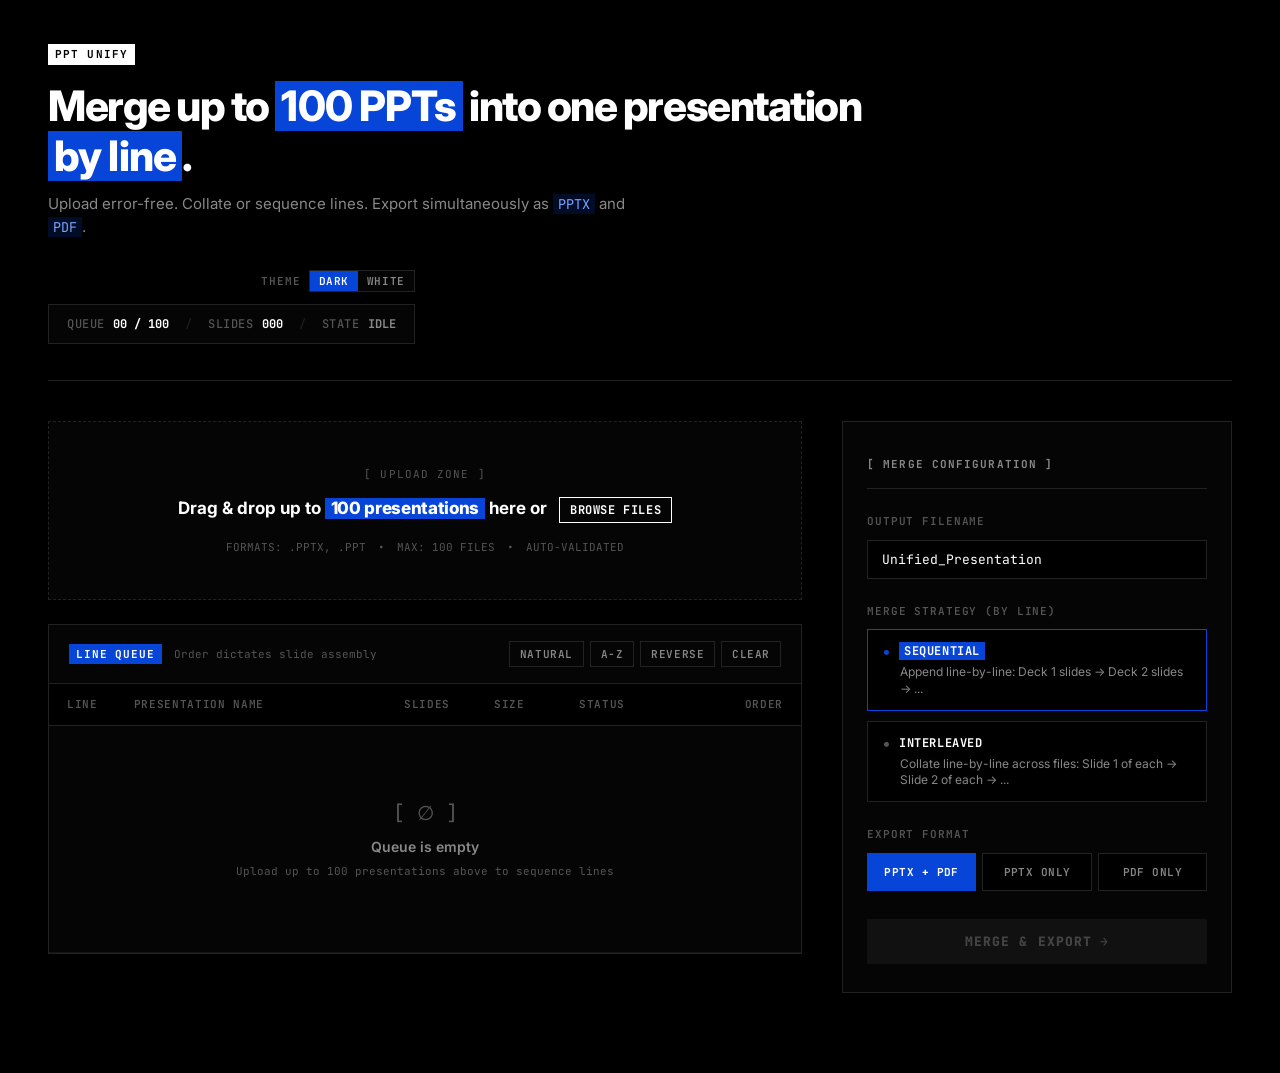
<file: public/index.html>
<!DOCTYPE html>
<html lang="en">
<head>
  <meta charset="UTF-8">
  <meta name="viewport" content="width=device-width, initial-scale=1.0">
  <title>PPT Unify — Selection-Based Presentation Merger</title>
  <link rel="stylesheet" href="/static/style.css">
  <link rel="preconnect" href="https://fonts.googleapis.com">
  <link rel="preconnect" href="https://fonts.gstatic.com" crossorigin>
  <link href="https://fonts.googleapis.com/css2?family=Inter:wght@400;600;700;800;900&family=JetBrains+Mono:wght@400;500;600;700&display=swap" rel="stylesheet">
</head>
<body>
  <div class="app-wrapper">
    <!-- Header / Brand -->
    <header class="app-header">
      <div class="brand-group">
        <div class="brand-tag"><span class="hl-tag">PPT UNIFY</span></div>
        <h1 class="hero-title">
          Merge up to <span class="hl">100 PPTs</span> into one presentation <span class="hl">by line</span>.
        </h1>
        <p class="hero-desc">
          Upload error-free. Collate or sequence lines. Export simultaneously as <span class="hl-soft">PPTX</span> and <span class="hl-soft">PDF</span>.
        </p>
      </div>

      <div class="header-right-group">
        <!-- Selection-Style Theme Switcher -->
        <div class="theme-switcher">
          <span class="theme-label">THEME</span>
          <div class="theme-btn-group">
            <button type="button" class="theme-btn active" id="themeDarkBtn">DARK</button>
            <button type="button" class="theme-btn" id="themeLightBtn">WHITE</button>
          </div>
        </div>

        <!-- Monospace Status / Metrics Bar -->
        <div class="telemetry-bar">
          <div class="telemetry-item">
            <span class="telemetry-label">QUEUE</span>
            <span class="telemetry-value" id="fileCountBadge">00 / 100</span>
          </div>
          <div class="telemetry-divider">/</div>
          <div class="telemetry-item">
            <span class="telemetry-label">SLIDES</span>
            <span class="telemetry-value" id="totalSlidesBadge">000</span>
          </div>
          <div class="telemetry-divider">/</div>
          <div class="telemetry-item">
            <span class="telemetry-label">STATE</span>
            <span class="telemetry-value state-idle" id="systemStateBadge">IDLE</span>
          </div>
        </div>
      </div>
    </header>

    <!-- Main Workspace -->
    <main class="workspace-grid">
      <!-- Left: Upload & File Queue -->
      <section class="queue-section">
        <!-- Minimal Selection-Style Drop Zone -->
        <div class="drop-zone" id="dropZone">
          <div class="drop-zone-inner">
            <div class="drop-label-mono">[ UPLOAD ZONE ]</div>
            <div class="drop-prompt">
              Drag &amp; drop up to <span class="hl">100 presentations</span> here or
              <button type="button" class="btn-select-trigger" id="browseBtn">
                <span class="btn-select-text">BROWSE FILES</span>
              </button>
            </div>
            <div class="drop-meta">
              <span>FORMATS: .PPTX, .PPT</span>
              <span>&bull;</span>
              <span>MAX: 100 FILES</span>
              <span>&bull;</span>
              <span>AUTO-VALIDATED</span>
            </div>
            <input type="file" id="fileInput" multiple accept=".pptx,.ppt,.pptm,.ppsx,application/vnd.openxmlformats-officedocument.presentationml.presentation,application/vnd.ms-powerpoint" style="display: none;">
          </div>
        </div>

        <!-- Upload Progress -->
        <div id="uploadProgressContainer" class="upload-progress-container" style="display: none;">
          <div class="upload-progress-header">
            <span class="mono-label" id="uploadProgressText">UPLOADING...</span>
            <span class="mono-pct" id="uploadProgressPct">0%</span>
          </div>
          <div class="progress-bar-track">
            <div id="uploadProgressBar" class="progress-bar-fill" style="width: 0%;"></div>
          </div>
        </div>

        <!-- Line Queue Table Container -->
        <div class="table-container">
          <div class="table-toolbar">
            <div class="toolbar-title">
              <span class="hl-block">LINE QUEUE</span>
              <span class="toolbar-subtitle">Order dictates slide assembly</span>
            </div>

            <div class="toolbar-actions">
              <button class="tool-btn" id="sortNaturalBtn" title="Sort by Natural Number (Deck 1, 2, ... 10, 100)">
                NATURAL
              </button>
              <button class="tool-btn" id="sortAlphaBtn" title="Sort Alphabetically A to Z">
                A-Z
              </button>
              <button class="tool-btn" id="reverseOrderBtn" title="Reverse Current Order">
                REVERSE
              </button>
              <button class="tool-btn tool-danger" id="clearAllBtn" title="Clear all files">
                CLEAR
              </button>
            </div>
          </div>

          <!-- Table -->
          <div class="table-scroll">
            <table class="file-table" id="fileTable">
              <thead>
                <tr>
                  <th style="width: 65px;">LINE</th>
                  <th>PRESENTATION NAME</th>
                  <th style="width: 90px;">SLIDES</th>
                  <th style="width: 85px;">SIZE</th>
                  <th style="width: 130px;">STATUS</th>
                  <th style="width: 110px; text-align: right;">ORDER</th>
                </tr>
              </thead>
              <tbody id="fileTableBody">
                <tr class="empty-row" id="emptyRow">
                  <td colspan="6">
                    <div class="empty-state">
                      <div class="empty-symbol">[ &empty; ]</div>
                      <p>Queue is empty</p>
                      <small>Upload up to 100 presentations above to sequence lines</small>
                    </div>
                  </td>
                </tr>
              </tbody>
            </table>
          </div>
        </div>
      </section>

      <!-- Right: Settings & Action Panel -->
      <aside class="control-panel">
        <div class="panel-box">
          <div class="panel-header">
            <span class="panel-title">[ MERGE CONFIGURATION ]</span>
          </div>

          <!-- Output File Name -->
          <div class="form-row">
            <label class="form-label" for="outputFilename">OUTPUT FILENAME</label>
            <div class="input-wrapper">
              <input type="text" id="outputFilename" value="Unified_Presentation" placeholder="Unified_Presentation" spellcheck="false">
            </div>
          </div>

          <!-- Merge Strategy ("By Line") -->
          <div class="form-row">
            <label class="form-label">MERGE STRATEGY (BY LINE)</label>
            <div class="strategy-selector">
              <label class="selection-pill selected" id="labelSequential">
                <input type="radio" name="mergeMode" value="sequential" checked>
                <div class="pill-body">
                  <div class="pill-head">
                    <span class="pill-radio-mark">&bull;</span>
                    <span class="pill-title">SEQUENTIAL</span>
                  </div>
                  <div class="pill-desc">Append line-by-line: Deck 1 slides &rarr; Deck 2 slides &rarr; ...</div>
                </div>
              </label>

              <label class="selection-pill" id="labelInterleaved">
                <input type="radio" name="mergeMode" value="interleaved">
                <div class="pill-body">
                  <div class="pill-head">
                    <span class="pill-radio-mark">&bull;</span>
                    <span class="pill-title">INTERLEAVED</span>
                  </div>
                  <div class="pill-desc">Collate line-by-line across files: Slide 1 of each &rarr; Slide 2 of each &rarr; ...</div>
                </div>
              </label>
            </div>
          </div>

          <!-- Export Format Selection -->
          <div class="form-row">
            <label class="form-label">EXPORT FORMAT</label>
            <div class="format-chips">
              <label class="format-chip selected" id="chipBoth">
                <input type="radio" name="exportFormat" value="both" checked>
                <span class="chip-label">PPTX + PDF</span>
              </label>
              <label class="format-chip" id="chipPptx">
                <input type="radio" name="exportFormat" value="pptx">
                <span class="chip-label">PPTX ONLY</span>
              </label>
              <label class="format-chip" id="chipPdf">
                <input type="radio" name="exportFormat" value="pdf">
                <span class="chip-label">PDF ONLY</span>
              </label>
            </div>
          </div>

          <!-- Merge Button -->
          <div class="action-row">
            <button type="button" class="btn-execute" id="mergeBtn" disabled>
              <span class="btn-execute-text">MERGE &amp; EXPORT</span>
              <span class="btn-execute-arrow">&rarr;</span>
            </button>
          </div>

          <!-- Merge Progress / Status Panel -->
          <div class="execution-progress" id="progressPanel" style="display: none;">
            <div class="progress-meta">
              <span class="status-indicator active-dot"></span>
              <span class="progress-stage" id="progressTitle">PROCESSING</span>
              <span class="progress-percentage" id="progressPct">0%</span>
            </div>
            <div class="progress-bar-track">
              <div class="progress-bar-fill" id="mergeProgressBar" style="width: 0%;"></div>
            </div>
            <div class="progress-log" id="progressStatusMsg">Initializing engine...</div>
          </div>

          <!-- Download Panel (Revealed upon completion) -->
          <div class="download-panel" id="downloadCard" style="display: none;">
            <div class="download-header">
              <span class="hl-badge">[ EXPORT READY ]</span>
            </div>
            <div class="download-name" id="downloadFileName">Unified_Presentation</div>
            <div class="download-meta-info" id="downloadMeta">Total Slides: 0</div>

            <div class="download-grid">
              <a href="#" id="downloadPptxBtn" class="download-tile" download style="display: none;">
                <span class="tile-ext">.PPTX</span>
                <span class="tile-action">DOWNLOAD &darr;</span>
              </a>
              <a href="#" id="downloadPdfBtn" class="download-tile" download style="display: none;">
                <span class="tile-ext">.PDF</span>
                <span class="tile-action">DOWNLOAD &darr;</span>
              </a>
              <a href="#" id="downloadZipBtn" class="download-tile highlight-tile" download style="display: none;">
                <span class="tile-ext">.ZIP</span>
                <span class="tile-action">DOWNLOAD ALL &darr;</span>
              </a>
            </div>
          </div>
        </div>
      </aside>
    </main>
  </div>

  <script src="/static/app.js"></script>
</body>
</html>
</file>
<file: static/style.css>
/* ==========================================================================
   PPT UNIFY — SELECTION-BASED UI SYSTEM (DARK & WHITE THEMES)
   Core Concept: Text selection as visual design language.
   Tokens:
     Dark:  #000000 background, #FFFFFF text, #0645D8 highlight, #222222 borders
     White: #FFFFFF background, #000000 text, #0645D8 highlight, #E2E2E2 borders
   ========================================================================== */

:root {
  /* Default: Dark Theme */
  --bg: #000000;
  --surface: #050505;
  --surface-hover: #0c0c0c;
  --border: #222222;
  --border-row: #141414;
  --border-focus: #0645D8;
  --text-primary: #FFFFFF;
  --text-secondary: #888888;
  --text-muted: #555555;
  --highlight: #0645D8;
  --highlight-soft: rgba(6, 69, 216, 0.18);
  --danger: #FF3B30;
  --danger-soft: rgba(255, 59, 48, 0.15);
  
  --tag-bg: #FFFFFF;
  --tag-text: #000000;
  
  --btn-execute-bg: #FFFFFF;
  --btn-execute-text: #000000;
  --btn-disabled-bg: #111111;
  --btn-disabled-text: #444444;
  
  --table-th-bg: #000000;
  --input-bg: #000000;
  --track-bg: #111111;
  
  --font-sans: 'Inter', -apple-system, BlinkMacSystemFont, "Segoe UI", Roboto, sans-serif;
  --font-mono: 'JetBrains Mono', 'Roboto Mono', Menlo, Consolas, monospace;
}

/* Light / White Theme */
[data-theme="light"] {
  --bg: #FFFFFF;
  --surface: #FAFAFA;
  --surface-hover: #F2F2F2;
  --border: #E2E2E2;
  --border-row: #EEEEEE;
  --border-focus: #0645D8;
  --text-primary: #000000;
  --text-secondary: #555555;
  --text-muted: #888888;
  --highlight: #0645D8;
  --highlight-soft: rgba(6, 69, 216, 0.10);
  --danger: #D92D20;
  --danger-soft: rgba(217, 45, 32, 0.10);
  
  --tag-bg: #000000;
  --tag-text: #FFFFFF;
  
  --btn-execute-bg: #000000;
  --btn-execute-text: #FFFFFF;
  --btn-disabled-bg: #EAEAEA;
  --btn-disabled-text: #999999;
  
  --table-th-bg: #FFFFFF;
  --input-bg: #FFFFFF;
  --track-bg: #EAEAEA;
}

/* Global Selection styling */
::selection {
  background: var(--highlight);
  color: #FFFFFF;
}

* {
  box-sizing: border-box;
  margin: 0;
  padding: 0;
}

body {
  background-color: var(--bg);
  color: var(--text-primary);
  font-family: var(--font-sans);
  min-height: 100vh;
  line-height: 1.5;
  -webkit-font-smoothing: antialiased;
  -moz-osx-font-smoothing: grayscale;
  transition: background-color 0.2s ease, color 0.2s ease;
}

/* Designed Highlight Spans (Selection Effect) */
.hl {
  background: var(--highlight);
  color: #FFFFFF;
  padding: 1px 6px;
  display: inline-block;
  line-height: 1.15;
  font-weight: 800;
  letter-spacing: -0.02em;
}

.hl-tag {
  background: var(--tag-bg);
  color: var(--tag-text);
  font-family: var(--font-mono);
  font-size: 11px;
  font-weight: 700;
  letter-spacing: 0.1em;
  padding: 2px 7px;
  display: inline-block;
  text-transform: uppercase;
  transition: background 0.2s ease, color 0.2s ease;
}

.hl-soft {
  background: var(--highlight-soft);
  color: #0645D8;
  font-family: var(--font-mono);
  font-size: 0.9em;
  padding: 1px 5px;
}

[data-theme="dark"] .hl-soft {
  color: #7aa5ff;
}

.hl-block {
  background: var(--highlight);
  color: #FFFFFF;
  font-family: var(--font-mono);
  font-size: 11px;
  font-weight: 700;
  padding: 2px 7px;
  letter-spacing: 0.08em;
  display: inline-block;
}

.hl-badge {
  background: var(--highlight);
  color: #FFFFFF;
  font-family: var(--font-mono);
  font-size: 11px;
  font-weight: 700;
  padding: 3px 8px;
  letter-spacing: 0.08em;
}

/* Layout Wrapper */
.app-wrapper {
  max-width: 1440px;
  margin: 0 auto;
  padding: 40px 48px 80px;
}

@media (max-width: 768px) {
  .app-wrapper {
    padding: 20px 20px 60px;
  }
}

/* ==========================================================================
   Header, Theme Switcher & Telemetry Bar
   ========================================================================== */
.app-header {
  border-bottom: 1px solid var(--border);
  padding-bottom: 36px;
  margin-bottom: 40px;
  display: flex;
  justify-content: space-between;
  align-items: flex-end;
  gap: 32px;
  flex-wrap: wrap;
}

.brand-group {
  max-width: 820px;
}

.brand-tag {
  margin-bottom: 16px;
}

.hero-title {
  font-size: 42px;
  font-weight: 800;
  letter-spacing: -0.035em;
  line-height: 1.15;
  color: var(--text-primary);
  margin-bottom: 12px;
}

@media (max-width: 768px) {
  .hero-title {
    font-size: 28px;
  }
}

.hero-desc {
  font-size: 15px;
  color: var(--text-secondary);
  font-weight: 400;
  max-width: 600px;
}

.header-right-group {
  display: flex;
  flex-direction: column;
  align-items: flex-end;
  gap: 12px;
}

/* Theme Switcher */
.theme-switcher {
  display: inline-flex;
  align-items: center;
  gap: 8px;
  font-family: var(--font-mono);
  font-size: 11px;
}

.theme-label {
  color: var(--text-muted);
  font-weight: 600;
  letter-spacing: 0.08em;
}

.theme-btn-group {
  display: inline-flex;
  border: 1px solid var(--border);
  background: var(--surface);
}

.theme-btn {
  background: transparent;
  border: none;
  color: var(--text-secondary);
  font-family: var(--font-mono);
  font-size: 11px;
  font-weight: 600;
  padding: 3px 9px;
  cursor: pointer;
  letter-spacing: 0.05em;
  transition: all 0.12s ease;
}

.theme-btn:hover {
  color: var(--text-primary);
}

.theme-btn.active {
  background: var(--highlight);
  color: #FFFFFF;
}

/* Telemetry / Metadata Bar */
.telemetry-bar {
  display: inline-flex;
  align-items: center;
  gap: 16px;
  border: 1px solid var(--border);
  background: var(--surface);
  padding: 10px 18px;
  font-family: var(--font-mono);
  font-size: 12px;
}

.telemetry-item {
  display: flex;
  align-items: center;
  gap: 8px;
}

.telemetry-label {
  color: var(--text-muted);
  font-weight: 500;
  letter-spacing: 0.05em;
}

.telemetry-value {
  color: var(--text-primary);
  font-weight: 700;
}

.telemetry-divider {
  color: var(--border);
}

.state-idle {
  color: var(--text-secondary);
}

.state-active {
  background: var(--highlight);
  color: #FFFFFF;
  padding: 0 4px;
}

/* ==========================================================================
   Workspace Grid
   ========================================================================== */
.workspace-grid {
  display: grid;
  grid-template-columns: 1fr 390px;
  gap: 40px;
  align-items: start;
}

@media (max-width: 1080px) {
  .workspace-grid {
    grid-template-columns: 1fr;
  }
}

/* ==========================================================================
   Drop Zone (Selection Style)
   ========================================================================== */
.drop-zone {
  border: 1px dashed var(--border);
  background: var(--surface);
  padding: 44px 28px;
  margin-bottom: 24px;
  transition: border-color 0.15s ease, background 0.15s ease;
  cursor: pointer;
  text-align: center;
}

.drop-zone:hover, .drop-zone.dragover {
  border-color: var(--highlight);
  background: var(--surface-hover);
}

.drop-zone.dragover {
  border-style: solid;
  outline: 2px solid var(--highlight);
}

.drop-label-mono {
  font-family: var(--font-mono);
  font-size: 11px;
  color: var(--text-muted);
  letter-spacing: 0.1em;
  margin-bottom: 12px;
}

.drop-prompt {
  font-size: 17px;
  font-weight: 700;
  color: var(--text-primary);
  margin-bottom: 16px;
  line-height: 1.6;
}

.btn-select-trigger {
  background: transparent;
  border: 1px solid var(--text-primary);
  color: var(--text-primary);
  font-family: var(--font-mono);
  font-size: 12px;
  font-weight: 700;
  padding: 4px 10px;
  cursor: pointer;
  display: inline-block;
  margin-left: 8px;
  transition: all 0.15s ease;
  letter-spacing: 0.05em;
}

.btn-select-trigger:hover {
  background: var(--highlight);
  border-color: var(--highlight);
  color: #FFFFFF;
}

.drop-meta {
  font-family: var(--font-mono);
  font-size: 11px;
  color: var(--text-muted);
  display: flex;
  justify-content: center;
  gap: 12px;
}

/* ==========================================================================
   Progress Bars (Minimal & Sharp)
   ========================================================================== */
.upload-progress-container {
  border: 1px solid var(--border);
  background: var(--surface);
  padding: 14px 18px;
  margin-bottom: 24px;
}

.upload-progress-header {
  display: flex;
  justify-content: space-between;
  font-family: var(--font-mono);
  font-size: 11px;
  margin-bottom: 8px;
  color: var(--text-secondary);
}

.progress-bar-track {
  height: 4px;
  background: var(--track-bg);
  position: relative;
  overflow: hidden;
}

.progress-bar-fill {
  height: 100%;
  background: var(--highlight);
  transition: width 0.25s ease;
}

/* ==========================================================================
   Table & Queue Section
   ========================================================================== */
.table-container {
  border: 1px solid var(--border);
  background: var(--surface);
}

.table-toolbar {
  display: flex;
  justify-content: space-between;
  align-items: center;
  padding: 16px 20px;
  border-bottom: 1px solid var(--border);
  flex-wrap: wrap;
  gap: 12px;
}

.toolbar-title {
  display: flex;
  align-items: center;
  gap: 12px;
}

.toolbar-subtitle {
  font-family: var(--font-mono);
  font-size: 11px;
  color: var(--text-muted);
}

.toolbar-actions {
  display: flex;
  gap: 6px;
}

.tool-btn {
  background: transparent;
  color: var(--text-secondary);
  border: 1px solid var(--border);
  padding: 5px 10px;
  font-family: var(--font-mono);
  font-size: 11px;
  font-weight: 600;
  letter-spacing: 0.05em;
  cursor: pointer;
  transition: all 0.15s ease;
}

.tool-btn:hover {
  background: var(--highlight);
  border-color: var(--highlight);
  color: #FFFFFF;
}

.tool-btn.tool-danger:hover {
  background: var(--danger);
  border-color: var(--danger);
  color: #FFFFFF;
}

/* Table Scroll & Content */
.table-scroll {
  overflow-x: auto;
  max-height: 520px;
  overflow-y: auto;
}

.file-table {
  width: 100%;
  border-collapse: collapse;
  font-size: 13px;
  text-align: left;
}

.file-table th {
  background: var(--table-th-bg);
  padding: 12px 18px;
  font-family: var(--font-mono);
  font-size: 11px;
  font-weight: 600;
  color: var(--text-muted);
  letter-spacing: 0.06em;
  border-bottom: 1px solid var(--border);
  position: sticky;
  top: 0;
  z-index: 2;
}

.file-table td {
  padding: 12px 18px;
  border-bottom: 1px solid var(--border-row);
  vertical-align: middle;
}

.file-table tr {
  transition: background 0.12s ease;
}

.file-table tr:hover {
  background: var(--surface-hover);
}

.file-table tr.dragging {
  opacity: 0.3;
}

/* Line Number */
.line-num-mono {
  font-family: var(--font-mono);
  font-size: 12px;
  font-weight: 700;
  color: var(--text-secondary);
}

.file-table tr:hover .line-num-mono {
  color: var(--text-primary);
}

/* File Name Cell */
.file-name-wrapper {
  display: flex;
  align-items: center;
  gap: 10px;
  max-width: 320px;
}

.file-name-text {
  font-family: var(--font-mono);
  font-size: 12px;
  font-weight: 500;
  color: var(--text-primary);
  overflow: hidden;
  text-overflow: ellipsis;
  white-space: nowrap;
}

/* Monospace Slide Counter */
.slide-count-mono {
  font-family: var(--font-mono);
  font-size: 12px;
  color: var(--text-secondary);
}

.file-size-mono {
  font-family: var(--font-mono);
  font-size: 11px;
  color: var(--text-muted);
}

/* Status Badges */
.status-pill {
  font-family: var(--font-mono);
  font-size: 10px;
  font-weight: 700;
  letter-spacing: 0.06em;
  padding: 2px 6px;
  display: inline-block;
}

.status-ready {
  background: var(--highlight);
  color: #FFFFFF;
}

.status-corrupt {
  background: var(--danger);
  color: #FFFFFF;
}

/* Line Order Action Buttons */
.order-actions {
  display: flex;
  justify-content: flex-end;
  gap: 4px;
}

.order-btn {
  background: transparent;
  border: 1px solid var(--border);
  color: var(--text-secondary);
  font-family: var(--font-mono);
  font-size: 11px;
  padding: 2px 7px;
  cursor: pointer;
  transition: all 0.12s ease;
}

.order-btn:hover:not(:disabled) {
  background: var(--highlight);
  border-color: var(--highlight);
  color: #FFFFFF;
}

.order-btn:disabled {
  opacity: 0.2;
  cursor: not-allowed;
}

.order-btn.del-btn:hover {
  background: var(--danger);
  border-color: var(--danger);
  color: #FFFFFF;
}

/* Empty State */
.empty-state {
  text-align: center;
  padding: 60px 20px;
}

.empty-symbol {
  font-family: var(--font-mono);
  font-size: 20px;
  color: var(--text-muted);
  margin-bottom: 8px;
}

.empty-state p {
  font-size: 14px;
  font-weight: 600;
  color: var(--text-secondary);
  margin-bottom: 4px;
}

.empty-state small {
  font-family: var(--font-mono);
  font-size: 11px;
  color: var(--text-muted);
}

/* ==========================================================================
   Control Panel (Settings, Strategy, Export)
   ========================================================================== */
.panel-box {
  border: 1px solid var(--border);
  background: var(--surface);
  padding: 28px 24px;
}

.panel-header {
  border-bottom: 1px solid var(--border);
  padding-bottom: 14px;
  margin-bottom: 24px;
}

.panel-title {
  font-family: var(--font-mono);
  font-size: 11px;
  font-weight: 700;
  letter-spacing: 0.1em;
  color: var(--text-secondary);
}

.form-row {
  margin-bottom: 24px;
}

.form-label {
  display: block;
  font-family: var(--font-mono);
  font-size: 11px;
  font-weight: 600;
  color: var(--text-muted);
  letter-spacing: 0.08em;
  margin-bottom: 10px;
}

.input-wrapper input {
  width: 100%;
  background: var(--input-bg);
  border: 1px solid var(--border);
  color: var(--text-primary);
  padding: 10px 14px;
  font-family: var(--font-mono);
  font-size: 13px;
  outline: none;
  transition: border-color 0.15s ease, background 0.15s ease, color 0.15s ease;
}

.input-wrapper input:focus {
  border-color: var(--highlight);
  box-shadow: 0 0 0 1px var(--highlight);
}

/* Strategy Selector (Selection-Based Pills) */
.strategy-selector {
  display: flex;
  flex-direction: column;
  gap: 10px;
}

.selection-pill {
  border: 1px solid var(--border);
  background: var(--input-bg);
  padding: 12px 14px;
  cursor: pointer;
  display: block;
  transition: all 0.15s ease;
  position: relative;
}

.selection-pill input {
  display: none;
}

.selection-pill:hover {
  border-color: #666666;
}

.selection-pill.selected {
  border-color: var(--highlight);
}

.selection-pill.selected .pill-title {
  background: var(--highlight);
  color: #FFFFFF;
  padding: 0 5px;
}

.selection-pill.selected .pill-radio-mark {
  color: var(--highlight);
}

.pill-head {
  display: flex;
  align-items: center;
  gap: 8px;
  margin-bottom: 4px;
}

.pill-radio-mark {
  font-size: 16px;
  color: var(--text-muted);
  line-height: 1;
}

.pill-title {
  font-family: var(--font-mono);
  font-size: 12px;
  font-weight: 700;
  letter-spacing: 0.05em;
  color: var(--text-primary);
  display: inline-block;
}

.pill-desc {
  font-size: 12px;
  color: var(--text-secondary);
  line-height: 1.4;
  padding-left: 18px;
}

/* Format Chips */
.format-chips {
  display: grid;
  grid-template-columns: 1fr 1fr 1fr;
  gap: 6px;
}

.format-chip {
  border: 1px solid var(--border);
  background: var(--input-bg);
  padding: 10px 4px;
  text-align: center;
  cursor: pointer;
  transition: all 0.15s ease;
}

.format-chip input {
  display: none;
}

.format-chip .chip-label {
  font-family: var(--font-mono);
  font-size: 11px;
  font-weight: 600;
  letter-spacing: 0.04em;
  color: var(--text-secondary);
  display: block;
}

.format-chip:hover {
  border-color: #666666;
}

.format-chip.selected {
  background: var(--highlight);
  border-color: var(--highlight);
}

.format-chip.selected .chip-label {
  color: #FFFFFF;
  font-weight: 700;
}

/* Action Execution Button */
.action-row {
  margin-top: 28px;
}

.btn-execute {
  width: 100%;
  background: var(--btn-execute-bg);
  color: var(--btn-execute-text);
  border: none;
  padding: 14px 20px;
  font-family: var(--font-mono);
  font-size: 13px;
  font-weight: 800;
  letter-spacing: 0.08em;
  cursor: pointer;
  display: flex;
  align-items: center;
  justify-content: center;
  gap: 8px;
  transition: all 0.15s ease;
}

.btn-execute:hover:not(:disabled) {
  background: var(--highlight);
  color: #FFFFFF;
}

.btn-execute:disabled {
  background: var(--btn-disabled-bg);
  color: var(--btn-disabled-text);
  cursor: not-allowed;
}

/* Execution Progress Panel */
.execution-progress {
  border: 1px solid var(--border);
  background: var(--surface);
  padding: 16px;
  margin-top: 20px;
}

.progress-meta {
  display: flex;
  align-items: center;
  justify-content: space-between;
  margin-bottom: 8px;
  font-family: var(--font-mono);
  font-size: 11px;
}

.progress-stage {
  color: var(--text-primary);
  font-weight: 700;
  letter-spacing: 0.05em;
}

.progress-percentage {
  color: var(--highlight);
  font-weight: 700;
}

[data-theme="dark"] .progress-percentage {
  color: #7aa5ff;
}

.active-dot {
  width: 6px;
  height: 6px;
  background: var(--highlight);
  display: inline-block;
  margin-right: 6px;
  animation: pulse 1s infinite alternate;
}

@keyframes pulse {
  from { opacity: 0.3; }
  to { opacity: 1; }
}

.progress-log {
  font-family: var(--font-mono);
  font-size: 11px;
  color: var(--text-muted);
  margin-top: 8px;
  white-space: nowrap;
  overflow: hidden;
  text-overflow: ellipsis;
}

/* Download Panel */
.download-panel {
  border: 1px solid var(--border);
  background: var(--surface);
  padding: 20px;
  margin-top: 24px;
}

.download-header {
  margin-bottom: 10px;
}

.download-name {
  font-family: var(--font-mono);
  font-size: 13px;
  font-weight: 700;
  color: var(--text-primary);
  margin-bottom: 4px;
  word-break: break-all;
}

.download-meta-info {
  font-family: var(--font-mono);
  font-size: 11px;
  color: var(--text-secondary);
  margin-bottom: 18px;
}

.download-grid {
  display: flex;
  flex-direction: column;
  gap: 8px;
}

.download-tile {
  border: 1px solid var(--border);
  background: var(--surface);
  color: var(--text-primary);
  padding: 10px 14px;
  text-decoration: none;
  display: flex;
  justify-content: space-between;
  align-items: center;
  font-family: var(--font-mono);
  font-size: 12px;
  transition: all 0.15s ease;
}

.download-tile:hover {
  background: var(--highlight);
  border-color: var(--highlight);
  color: #FFFFFF;
}

.download-tile.highlight-tile {
  background: var(--highlight);
  border-color: var(--highlight);
  color: #FFFFFF;
}

.download-tile.highlight-tile:hover {
  background: #0533a3;
}

.tile-ext {
  font-weight: 700;
  letter-spacing: 0.05em;
}

.tile-action {
  font-size: 11px;
}
</file>
